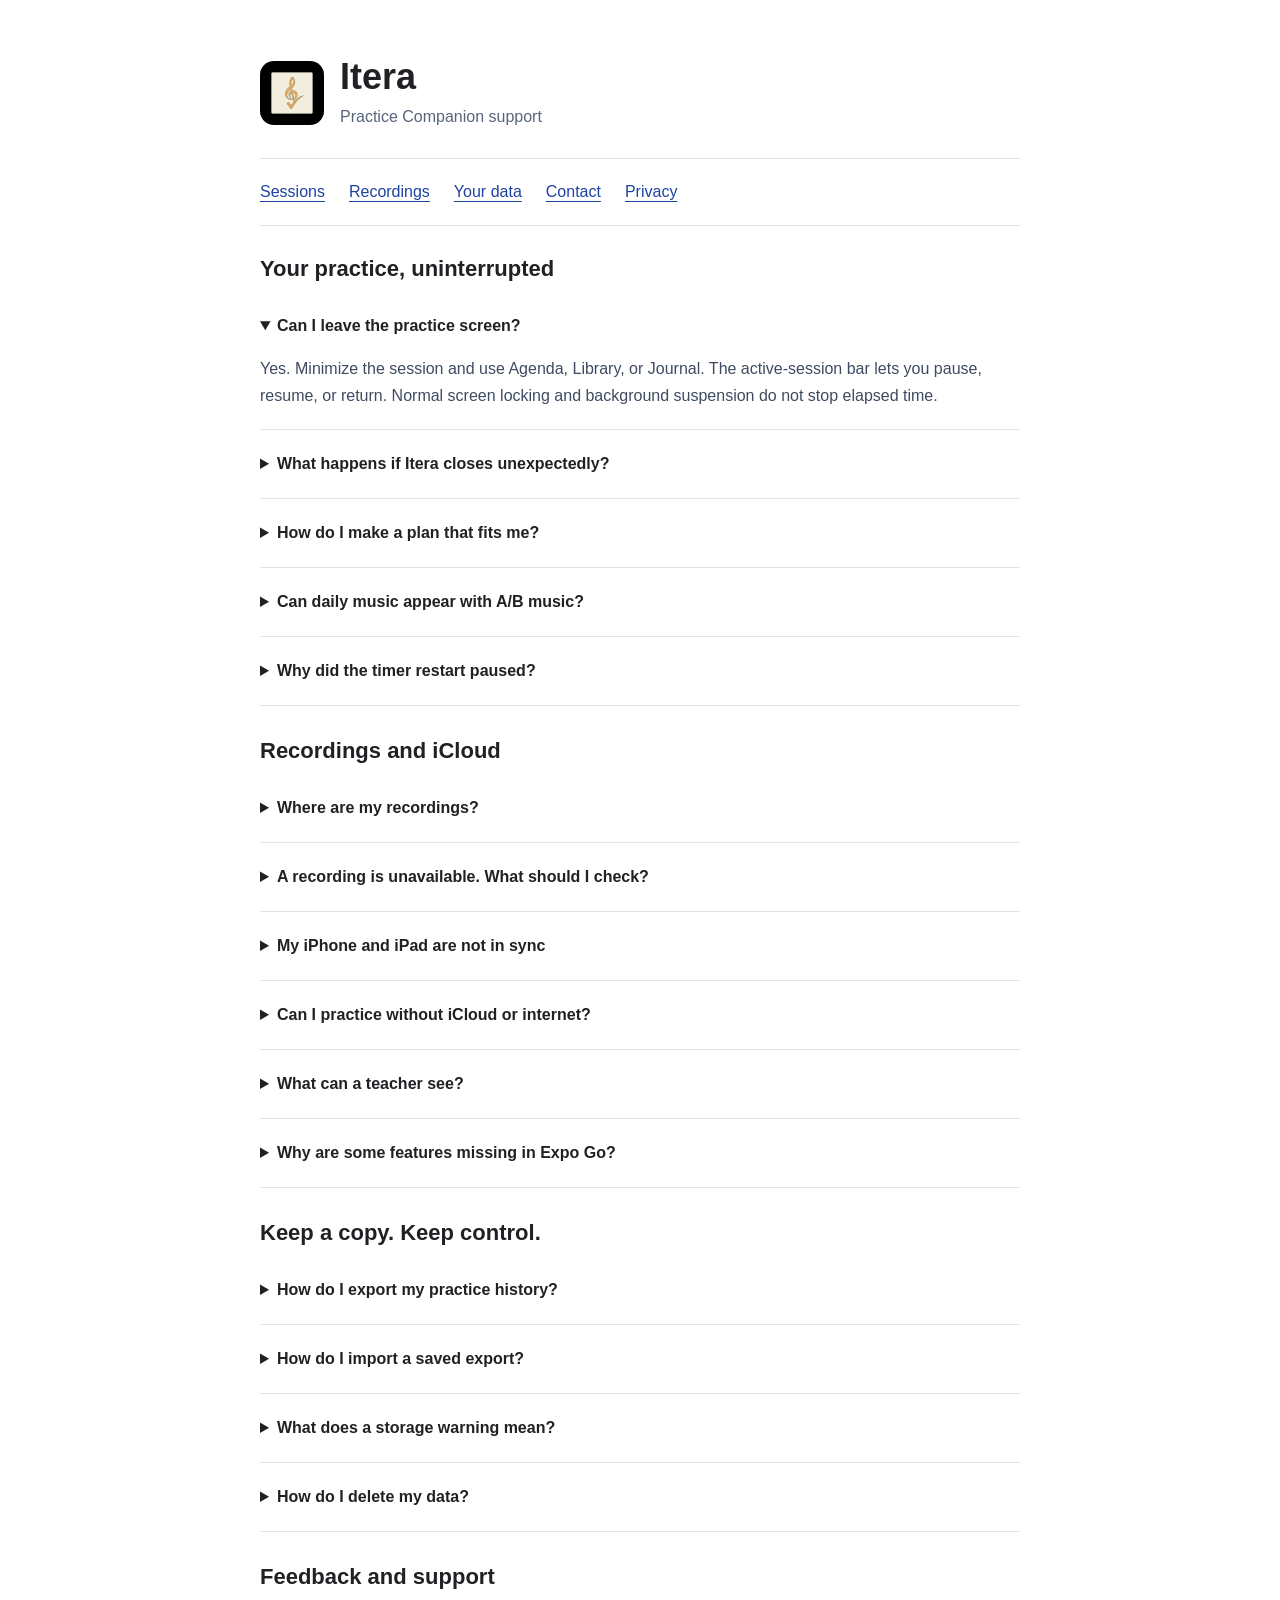
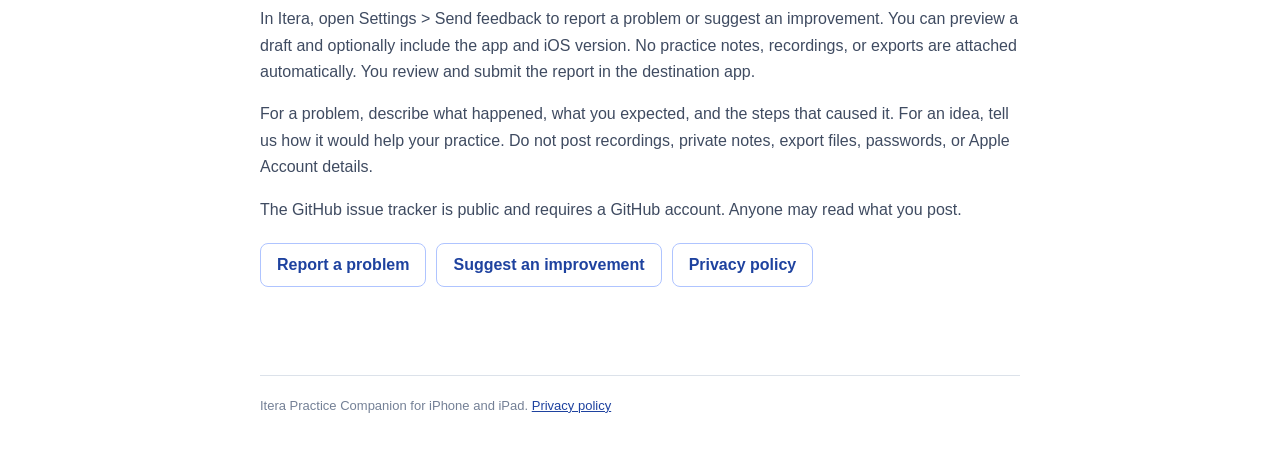
<file: index.html>
<!doctype html>
<html lang="en">
<head>
  <meta charset="utf-8">
  <meta name="viewport" content="width=device-width, initial-scale=1">
  <title>Itera Support</title>
  <meta name="description" content="Help with Itera Practice Companion for iPhone and iPad: recovery, recordings, iCloud, exports, and privacy.">
  <link rel="stylesheet" href="styles.css">
</head>
<body>
  <a class="skip" href="#help">Skip to help</a>
  <header>
    <div class="brand">
      <img src="icon.png" alt="">
      <div>
        <h1>Itera</h1>
        <p class="subtitle">Practice Companion support</p>
      </div>
    </div>
  </header>
  <nav aria-label="Support navigation"><a href="#sessions">Sessions</a><a href="#recordings">Recordings</a><a href="#data">Your data</a><a href="#contact">Contact</a><a href="privacy.html">Privacy</a></nav>
  <main id="help">
    <section id="sessions">
      <h2>Your practice, uninterrupted</h2>
      <details open><summary>Can I leave the practice screen?</summary><p>Yes. Minimize the session and use Agenda, Library, or Journal. The active-session bar lets you pause, resume, or return. Normal screen locking and background suspension do not stop elapsed time.</p></details>
      <details><summary>What happens if Itera closes unexpectedly?</summary><p>Itera checkpoints your unfinished session on this device. On reopening, a recoverable session returns paused with its saved notes, focus tags, mode, and completed takes. Choose Include time away only if you continued practicing after the last checkpoint.</p><p>Recovery is not a guarantee against device damage, uninstalling the app, a failed disk write, or an unfinished recording that iOS could not finalize. A brief interval since the last successful checkpoint may be missing. Save important sessions and export irreplaceable recordings.</p></details>
      <details><summary>How do I make a plan that fits me?</summary><p>Open Agenda &gt; Settings &gt; Practice Plan &gt; Your goals and routine. Choose your experience, musical goals, practice style, and weekdays. Enter your own daily minutes, including multi-hour targets. Deadlines, memorization, classes, and spaced review are optional.</p><p>Agenda opens with the day's music, suggested focus, and remaining practice time. Tap a piece to begin. A compact This week summary follows the plan; tap it for the daily chart and weekly target. Events and review follow below.</p></details>
      <details><summary>Can daily music appear with A/B music?</summary><p>Choose Daily + A / B in your plan. In Library, open an item's schedule menu and select Daily, Day A, Day B, Days A and B, or Unscheduled. Daily work appears alongside the current rotation group. The cycle follows calendar days, including rest days.</p></details>
      <details><summary>Why did the timer restart paused?</summary><p>Itera cannot know whether you practiced while its process was closed. Recovered timers start paused to avoid counting hours you did not practice. Ordinary background suspension, without process termination, continues the running timer normally.</p></details>
    </section>
    <section id="recordings">
      <h2>Recordings and iCloud</h2>
      <details><summary>Where are my recordings?</summary><p>Finished video sessions are saved to Photos when access is available, normally in the Itera album. Audio syncs through your private CloudKit storage because Photos does not store standalone audio. Completed takes and pending uploads stay in Itera's device storage until their destination and references are saved successfully.</p></details>
      <details><summary>A recording is unavailable. What should I check?</summary><p>Check Photos access in iOS Settings, the original video in Photos, your Apple Account, and available iCloud/device storage. Connect to the internet if the original needs downloading, then use the recording's retry button. A video deleted from Photos cannot be recreated from its reference in Itera.</p><p>Do not uninstall Itera to troubleshoot: that can remove drafts and recordings waiting to upload. Export any local recordings first.</p></details>
      <details><summary>My iPhone and iPad are not in sync</summary><p>Use the same Apple Account on both devices, enable iCloud for Itera, and enable iCloud Photos if you want videos on both. In Itera, open Agenda &gt; Settings &gt; iCloud and choose Sync now. Leave the app open while pending recordings finish. Allow time for Apple to download large media.</p></details>
      <details><summary>Can I practice without iCloud or internet?</summary><p>Yes. Saved practice data and available recordings work locally. New media stays on this device while its destination is unavailable. Cross-device sync and teacher sharing need the relevant Apple services. iCloud storage is managed through your Apple Account.</p></details>
      <details><summary>What can a teacher see?</summary><p>Nothing until you invite them using Apple's sharing sheet. An accepted participant can access and modify the shared practice space, including its notes and recording copies; this is not per-recording access. Sharing does not reveal your entire Photos library. Manage or stop access in Settings &gt; Teacher Sharing. Copies a recipient already exported remain under that recipient's control.</p></details>
      <details><summary>Why are some features missing in Expo Go?</summary><p>Expo Go is a development preview. Custom PhotoKit cross-device identifiers, CloudKit sharing, and the widget require an installed Itera development or TestFlight build. A TestFlight or App Store build does not need a running computer.</p></details>
    </section>
    <section id="data">
      <h2>Keep a copy. Keep control.</h2>
      <details><summary>How do I export my practice history?</summary><p>Open Agenda &gt; Settings &gt; Your Data. Export practice data produces a JSON file of saved library items, notes, history, settings, goals, feedback, and recording references. Export journal CSV creates a spreadsheet-friendly history. Use the iOS share sheet to save to Files or a destination you trust.</p><p>Neither file includes audio or video bytes. Export individual recordings using their share button. Exported files contain private information and are not encrypted by Itera.</p></details>
      <details><summary>How do I import a saved export?</summary><p>Finish any active session, then choose Import practice data in Settings. Select an Itera JSON export under 10 MB and confirm the merge. Existing newer entries and deletions are preserved. Existing profile preferences are kept unless this is a fresh installation. Import does not enable teacher sharing.</p><p>Recording references still require the original Photos assets or the corresponding Apple Account's CloudKit assets. A metadata export alone cannot restore deleted media or move private recordings to another person's Apple Account.</p></details>
      <details><summary>What does a storage warning mean?</summary><p>A write or sync did not finish. Check available device and iCloud storage. Retry saving the draft or syncing. A session does not close as saved until the device write succeeds. If saved data cannot be read, Itera preserves it instead of overwriting it with an empty library; try the data check again after addressing storage.</p></details>
      <details><summary>How do I delete my data?</summary><p>Delete individual entries in Library or Journal, or use Settings &gt; Privacy &amp; Support &gt; Erase Itera Data after finishing your active session. Full erasure removes app-held data and recovery copies and requests deletion of the private CloudKit zone and teacher shares. Offline cloud deletion is queued for the next successful connection.</p><p>Videos remain in Photos. Exports in Files, device backups, and copies held by recipients must be managed separately. Deleting the app alone does not erase iCloud records or Photos media.</p></details>
    </section>
    <section id="contact">
      <h2>Feedback and support</h2>
      <p>In Itera, open Settings &gt; Send feedback to report a problem or suggest an improvement. You can preview a draft and optionally include the app and iOS version. No practice notes, recordings, or exports are attached automatically. You review and submit the report in the destination app.</p>
      <p>For a problem, describe what happened, what you expected, and the steps that caused it. For an idea, tell us how it would help your practice. Do not post recordings, private notes, export files, passwords, or Apple Account details.</p>
      <p>The GitHub issue tracker is public and requires a GitHub account. Anyone may read what you post.</p>
      <div class="actions">
        <a href="https://github.com/Travispb/itera-support/issues/new?title=Itera%3A%20Report%20a%20problem&amp;body=What%20happened%3F%0A%0AWhat%20did%20you%20expect%3F%0A%0ASteps%20to%20reproduce%3A%0A1.%20%0A%0AApp%20and%20iOS%20version%20%28optional%29%3A%0A%0APlease%20do%20not%20include%20private%20notes%2C%20recordings%2C%20exports%2C%20or%20account%20details.">Report a problem</a>
        <a href="https://github.com/Travispb/itera-support/issues/new?title=Itera%3A%20Suggest%20an%20improvement&amp;body=What%20would%20you%20like%20to%20improve%3F%0A%0AHow%20would%20it%20help%20your%20practice%3F%0A%0APlease%20do%20not%20include%20private%20notes%20or%20recordings.">Suggest an improvement</a>
        <a href="privacy.html">Privacy policy</a>
      </div>
    </section>
  </main>
  <footer>Itera Practice Companion for iPhone and iPad. <a href="privacy.html">Privacy policy</a></footer>
</body>
</html>
</file>
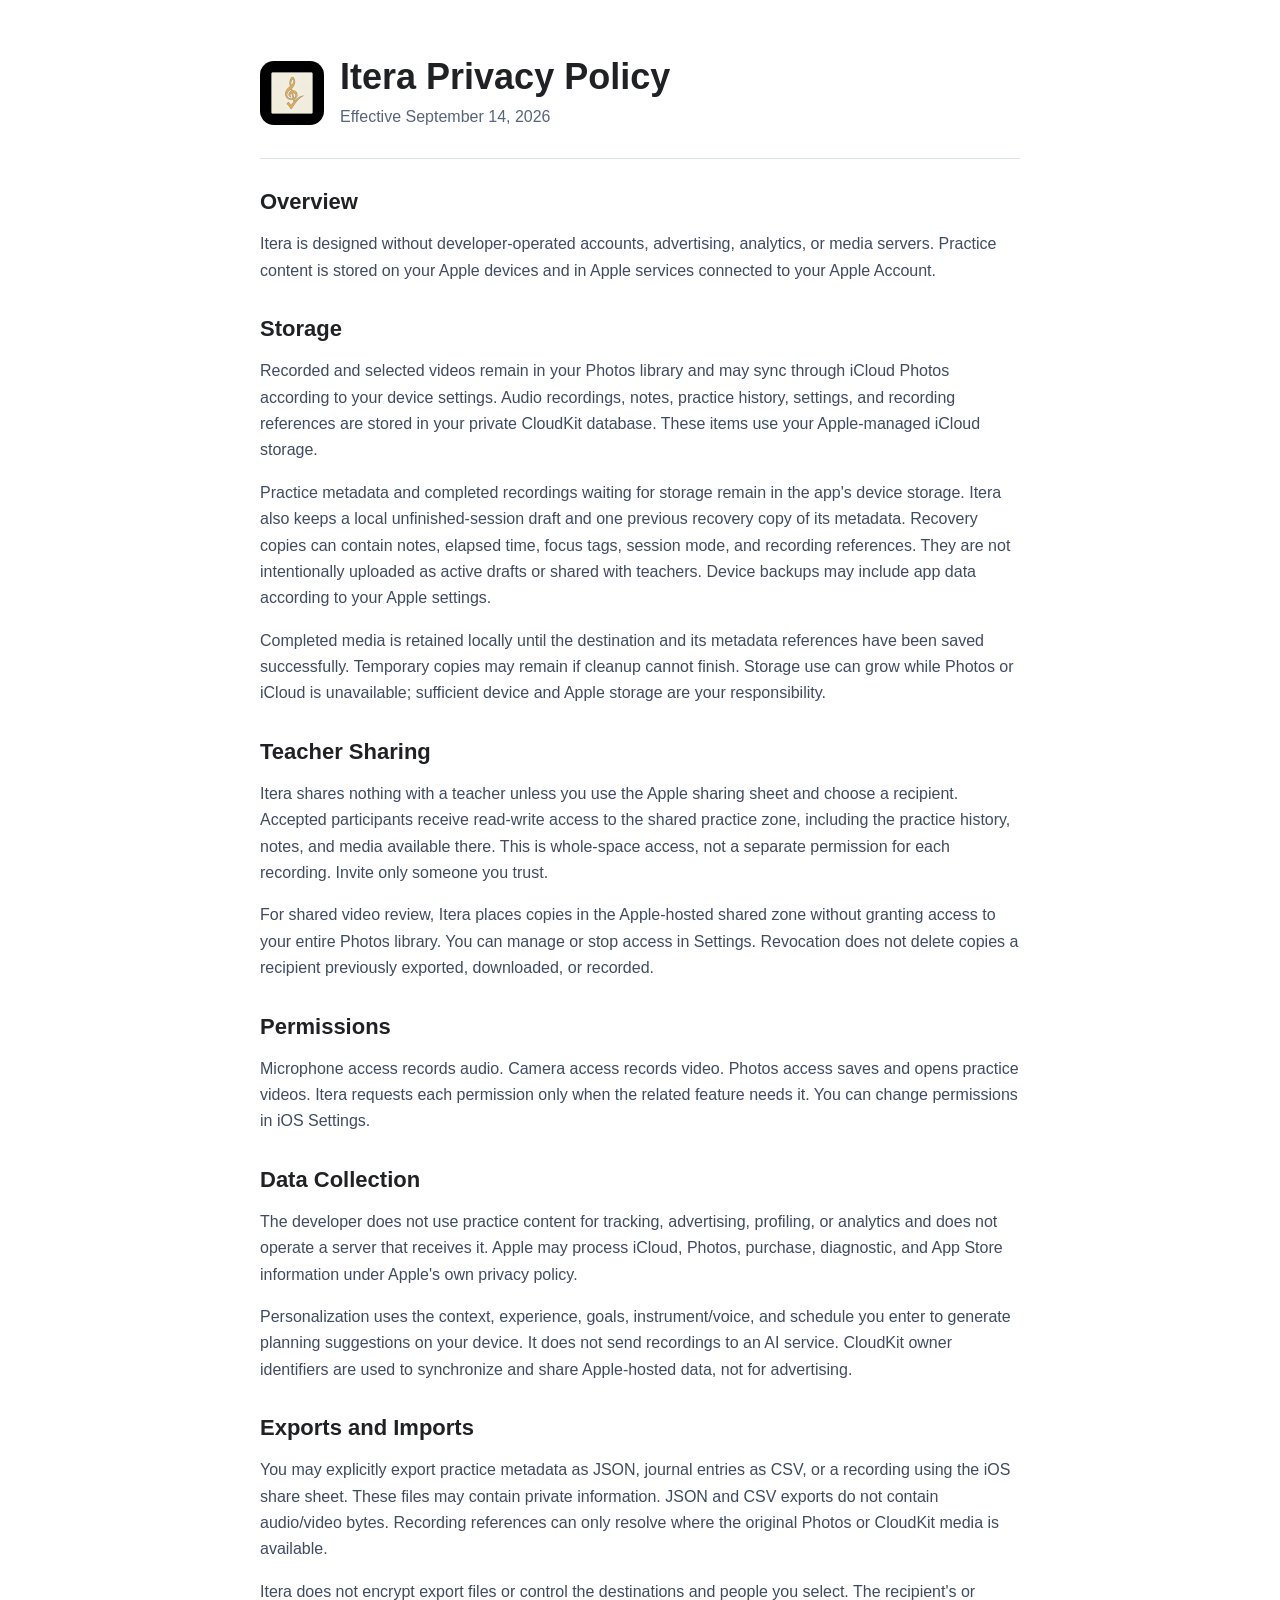
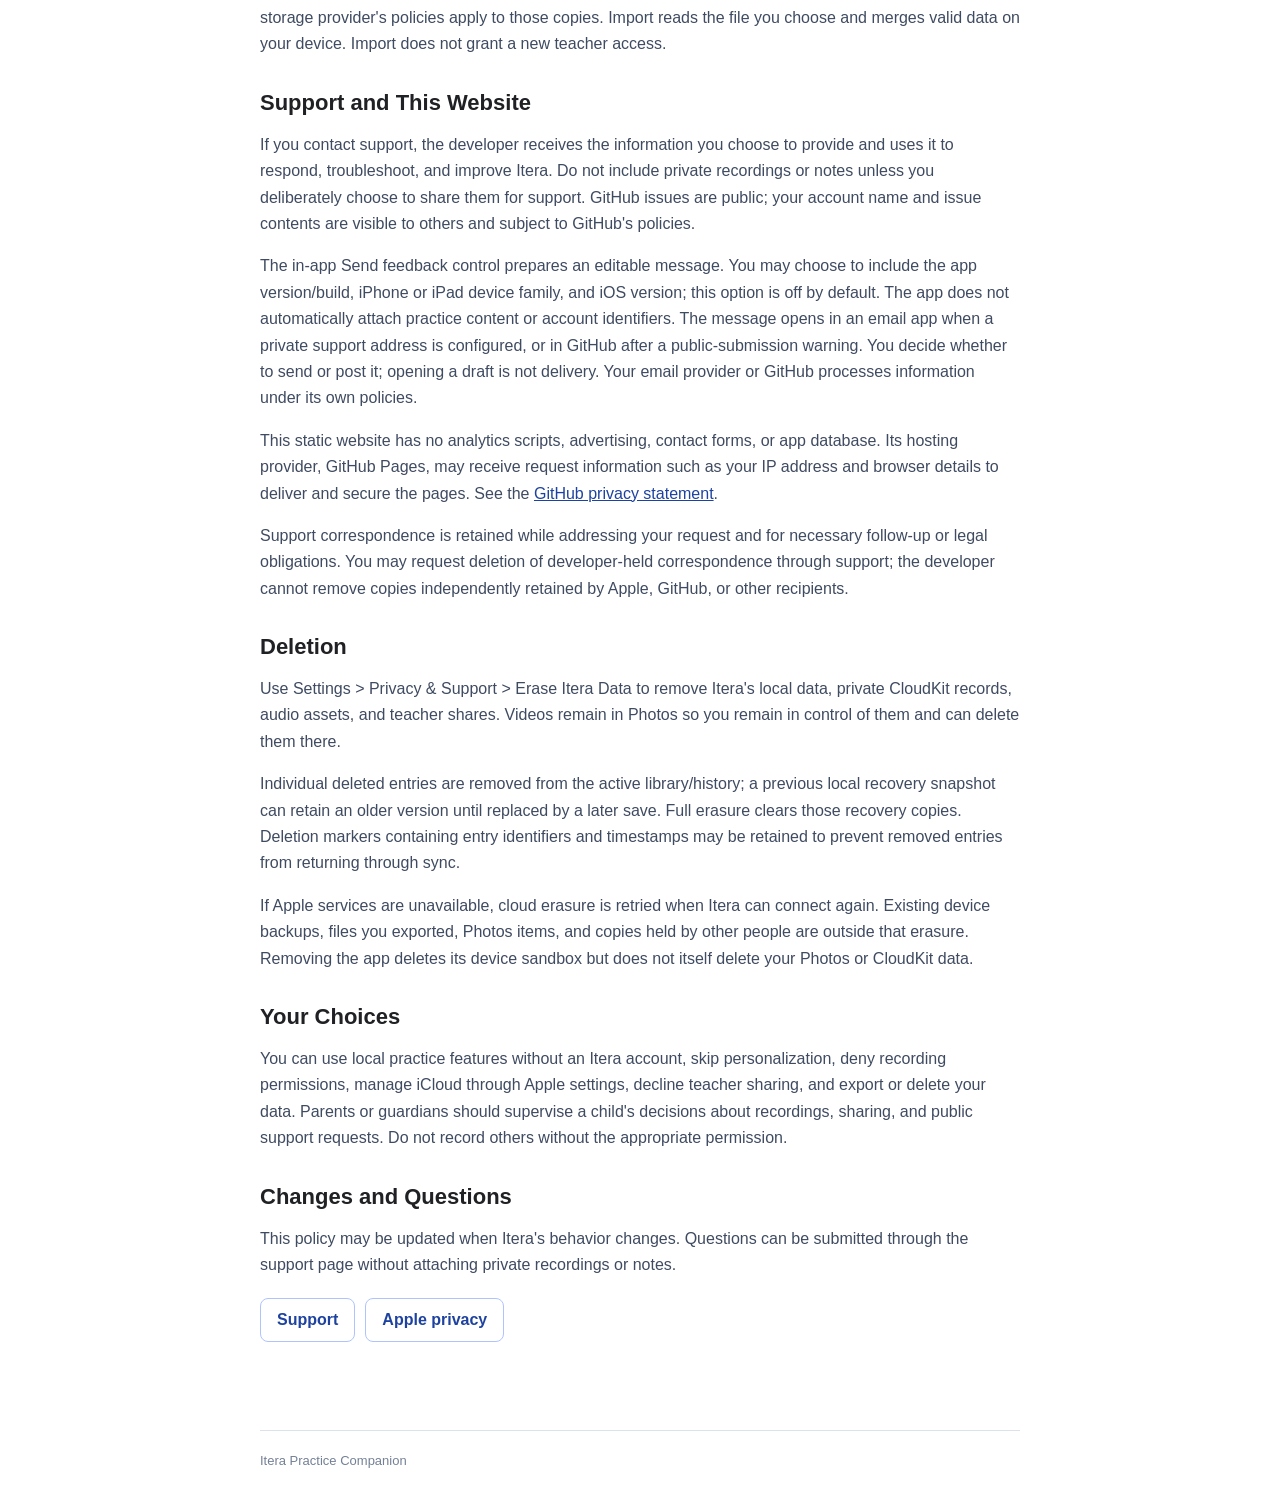
<file: privacy.html>
<!doctype html>
<html lang="en">
<head>
  <meta charset="utf-8">
  <meta name="viewport" content="width=device-width, initial-scale=1">
  <title>Itera Privacy Policy</title>
  <meta name="description" content="How Itera handles practice notes, recordings, recovery drafts, exports, iCloud, and teacher sharing.">
  <link rel="stylesheet" href="styles.css">
</head>
<body>
  <header>
    <div class="brand">
      <img src="icon.png" alt="">
      <div>
        <h1>Itera Privacy Policy</h1>
        <p class="subtitle">Effective September 14, 2026</p>
      </div>
    </div>
  </header>
  <main>
    <section>
      <h2>Overview</h2>
      <p>Itera is designed without developer-operated accounts, advertising, analytics, or media servers. Practice content is stored on your Apple devices and in Apple services connected to your Apple Account.</p>
    </section>
    <section>
      <h2>Storage</h2>
      <p>Recorded and selected videos remain in your Photos library and may sync through iCloud Photos according to your device settings. Audio recordings, notes, practice history, settings, and recording references are stored in your private CloudKit database. These items use your Apple-managed iCloud storage.</p>
      <p>Practice metadata and completed recordings waiting for storage remain in the app's device storage. Itera also keeps a local unfinished-session draft and one previous recovery copy of its metadata. Recovery copies can contain notes, elapsed time, focus tags, session mode, and recording references. They are not intentionally uploaded as active drafts or shared with teachers. Device backups may include app data according to your Apple settings.</p>
      <p>Completed media is retained locally until the destination and its metadata references have been saved successfully. Temporary copies may remain if cleanup cannot finish. Storage use can grow while Photos or iCloud is unavailable; sufficient device and Apple storage are your responsibility.</p>
    </section>
    <section>
      <h2>Teacher Sharing</h2>
      <p>Itera shares nothing with a teacher unless you use the Apple sharing sheet and choose a recipient. Accepted participants receive read-write access to the shared practice zone, including the practice history, notes, and media available there. This is whole-space access, not a separate permission for each recording. Invite only someone you trust.</p>
      <p>For shared video review, Itera places copies in the Apple-hosted shared zone without granting access to your entire Photos library. You can manage or stop access in Settings. Revocation does not delete copies a recipient previously exported, downloaded, or recorded.</p>
    </section>
    <section>
      <h2>Permissions</h2>
      <p>Microphone access records audio. Camera access records video. Photos access saves and opens practice videos. Itera requests each permission only when the related feature needs it. You can change permissions in iOS Settings.</p>
    </section>
    <section>
      <h2>Data Collection</h2>
      <p>The developer does not use practice content for tracking, advertising, profiling, or analytics and does not operate a server that receives it. Apple may process iCloud, Photos, purchase, diagnostic, and App Store information under Apple's own privacy policy.</p>
      <p>Personalization uses the context, experience, goals, instrument/voice, and schedule you enter to generate planning suggestions on your device. It does not send recordings to an AI service. CloudKit owner identifiers are used to synchronize and share Apple-hosted data, not for advertising.</p>
    </section>
    <section>
      <h2>Exports and Imports</h2>
      <p>You may explicitly export practice metadata as JSON, journal entries as CSV, or a recording using the iOS share sheet. These files may contain private information. JSON and CSV exports do not contain audio/video bytes. Recording references can only resolve where the original Photos or CloudKit media is available.</p>
      <p>Itera does not encrypt export files or control the destinations and people you select. The recipient's or storage provider's policies apply to those copies. Import reads the file you choose and merges valid data on your device. Import does not grant a new teacher access.</p>
    </section>
    <section>
      <h2>Support and This Website</h2>
      <p>If you contact support, the developer receives the information you choose to provide and uses it to respond, troubleshoot, and improve Itera. Do not include private recordings or notes unless you deliberately choose to share them for support. GitHub issues are public; your account name and issue contents are visible to others and subject to GitHub's policies.</p>
      <p>The in-app Send feedback control prepares an editable message. You may choose to include the app version/build, iPhone or iPad device family, and iOS version; this option is off by default. The app does not automatically attach practice content or account identifiers. The message opens in an email app when a private support address is configured, or in GitHub after a public-submission warning. You decide whether to send or post it; opening a draft is not delivery. Your email provider or GitHub processes information under its own policies.</p>
      <p>This static website has no analytics scripts, advertising, contact forms, or app database. Its hosting provider, GitHub Pages, may receive request information such as your IP address and browser details to deliver and secure the pages. See the <a href="https://docs.github.com/en/site-policy/privacy-policies/github-general-privacy-statement">GitHub privacy statement</a>.</p>
      <p>Support correspondence is retained while addressing your request and for necessary follow-up or legal obligations. You may request deletion of developer-held correspondence through support; the developer cannot remove copies independently retained by Apple, GitHub, or other recipients.</p>
    </section>
    <section>
      <h2>Deletion</h2>
      <p>Use Settings &gt; Privacy &amp; Support &gt; Erase Itera Data to remove Itera's local data, private CloudKit records, audio assets, and teacher shares. Videos remain in Photos so you remain in control of them and can delete them there.</p>
      <p>Individual deleted entries are removed from the active library/history; a previous local recovery snapshot can retain an older version until replaced by a later save. Full erasure clears those recovery copies. Deletion markers containing entry identifiers and timestamps may be retained to prevent removed entries from returning through sync.</p>
      <p>If Apple services are unavailable, cloud erasure is retried when Itera can connect again. Existing device backups, files you exported, Photos items, and copies held by other people are outside that erasure. Removing the app deletes its device sandbox but does not itself delete your Photos or CloudKit data.</p>
    </section>
    <section>
      <h2>Your Choices</h2>
      <p>You can use local practice features without an Itera account, skip personalization, deny recording permissions, manage iCloud through Apple settings, decline teacher sharing, and export or delete your data. Parents or guardians should supervise a child's decisions about recordings, sharing, and public support requests. Do not record others without the appropriate permission.</p>
    </section>
    <section>
      <h2>Changes and Questions</h2>
      <p>This policy may be updated when Itera's behavior changes. Questions can be submitted through the support page without attaching private recordings or notes.</p>
      <div class="actions">
        <a href="./">Support</a>
        <a href="https://www.apple.com/legal/privacy/">Apple privacy</a>
      </div>
    </section>
  </main>
  <footer>Itera Practice Companion</footer>
</body>
</html>
</file>
<file: styles.css>
:root {
  color-scheme: light;
  font-family: -apple-system, BlinkMacSystemFont, "SF Pro Text", "Segoe UI", sans-serif;
  color: #202124;
  background: #ffffff;
  letter-spacing: 0;
}

* {
  box-sizing: border-box;
}

body {
  margin: 0;
  background: #ffffff;
}

header,
main,
footer {
  width: min(760px, calc(100% - 40px));
  margin: 0 auto;
}

header {
  padding: 56px 0 28px;
  border-bottom: 1px solid #dce2ea;
}

.brand {
  display: flex;
  align-items: center;
  gap: 16px;
}

.brand img {
  width: 64px;
  height: 64px;
  border-radius: 14px;
}

h1,
h2 {
  font-family: inherit;
}

h1 {
  margin: 0;
  font-size: 36px;
  overflow-wrap: anywhere;
  letter-spacing: 0;
}

.subtitle {
  margin: 6px 0 0;
  color: #58647a;
}

main {
  padding: 30px 0 56px;
}

section {
  margin: 0 0 32px;
}

h2 {
  margin: 0 0 10px;
  font-size: 22px;
  letter-spacing: 0;
}

p,
li {
  color: #3f4b61;
  line-height: 1.65;
}

ul {
  padding-left: 22px;
}

a {
  color: #1e429f;
}

.actions {
  display: flex;
  flex-wrap: wrap;
  gap: 10px;
  margin-top: 20px;
}

.actions a {
  min-height: 44px;
  display: inline-flex;
  align-items: center;
  padding: 0 16px;
  border: 1px solid #afc4ff;
  border-radius: 8px;
  background: #fff;
  font-weight: 700;
  text-decoration: none;
}

footer {
  padding: 22px 0 38px;
  border-top: 1px solid #dce2ea;
  color: #748096;
  font-size: 13px;
}

nav { width: min(760px, calc(100% - 40px)); margin: 0 auto; display: flex; flex-wrap: wrap; gap: 8px 24px; padding: 14px 0; border-bottom: 1px solid #e3e3e3; }
nav a { padding: 10px 0; text-underline-offset: 4px; }
details { border-bottom: 1px solid #e3e3e3; padding: 4px 0; }
summary { padding: 18px 0; cursor: pointer; font-weight: 600; line-height: 1.5; }
details p { margin-top: 0; }
section { scroll-margin-top: 24px; }
a, p, li { overflow-wrap: anywhere; }
:focus-visible { outline: 3px solid #087a55; outline-offset: 5px; }
.skip { position: absolute; top: -100px; left: 20px; padding: 12px; background: white; }
.skip:focus { top: 12px; }

@media (max-width: 520px) {
  header {
    padding-top: 36px;
  }

  h1 {
    font-size: 30px;
  }
}
</file>
